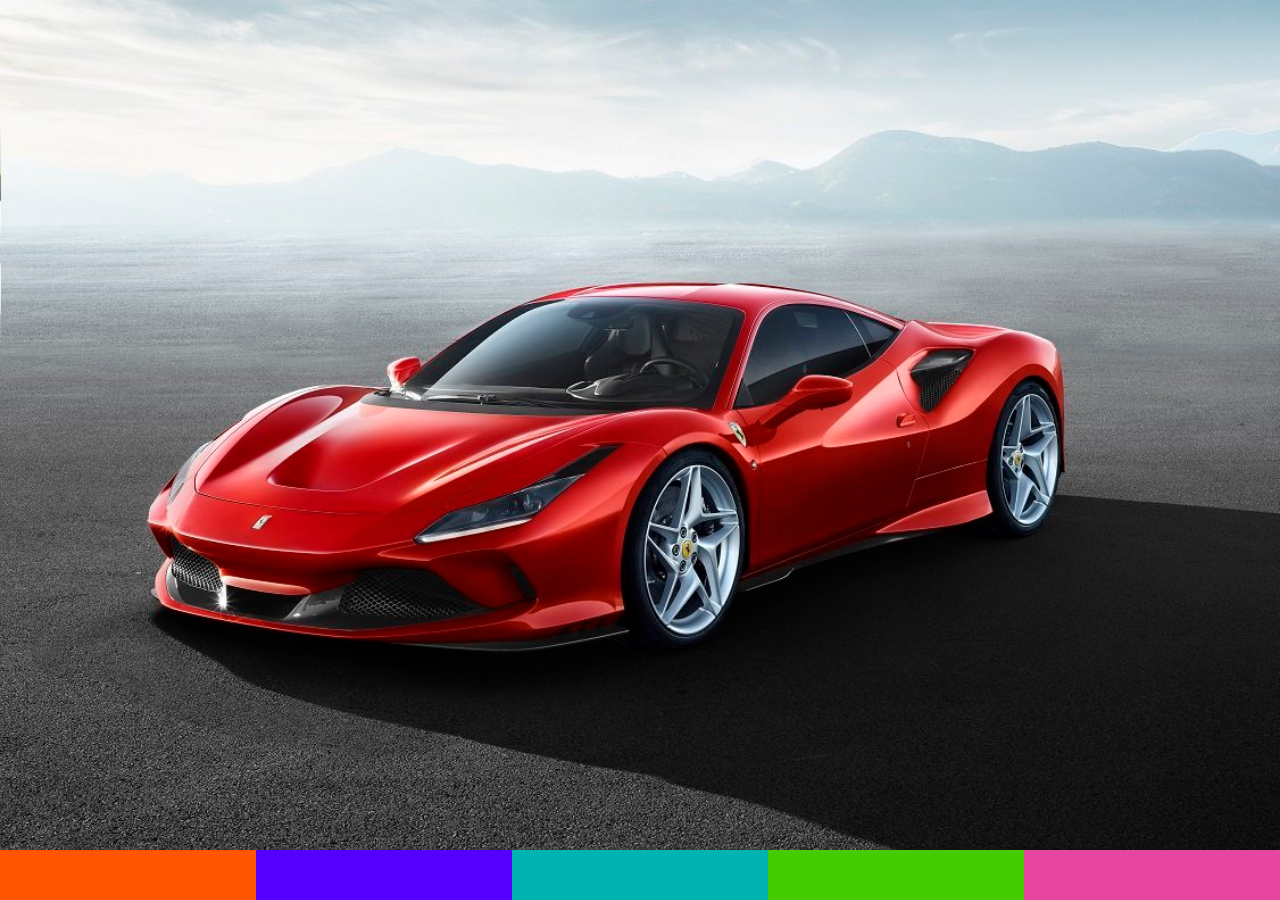
<file: index.html>
<!DOCTYPE html>
<html lang="en">
<head>
     <meta charset="UTF-8">
     <meta http-equiv="X-UA-Compatible" content="IE=edge">
     <meta name="viewport" content="width=device-width, initial-scale=1.0">
     <title>Web automotriz</title>
     <link rel="stylesheet" href="estilos.css">
</head>
<body>
     <section>
          <ul>
               <li></li>
               <li></li>
               <li></li>
               <li></li>
               <li></li>
          </ul>
     </section>
</body>
</html>
</file>
<file: estilos.css>
*{
     margin: 0;
     padding: 0;
     box-sizing: border-box;
}

/** CONTENEDOR  */
section{
     height: calc(100vh - 50px);
     background: url(wallpaper.jpg);
     background-size: cover;
     background-position: center;
}


/** MENU */
ul{
     position: absolute;
     bottom: 0;
     left: 0;
     width: 100%;
     height: 50px;
}

ul li{
     float: left;
     width: 20%;
     height: 100%;
     list-style: none;
     mix-blend-mode: hue;
}

ul:hover li{
     opacity: 0;
}

ul li:hover{
     opacity: 1;
}


/*? COLORES DEL MENU  */
ul li:nth-child(1){
     background: #FF5500;
}

ul li:nth-child(2){
     background: #5500FF;
}

ul li:nth-child(3){
     background: #00B3B3;
}

ul li:nth-child(4){
     background: #44CC00;
}

ul li:nth-child(5){
     background: #E645A0;
}


/*? HOVER DEL MENU  */
ul li:hover:nth-child(1){
     box-shadow: 0 0 0 1500px #FF5500;
}

ul li:hover:nth-child(2){
     box-shadow: 0 0 0 1500px #5500FF;
}

ul li:hover:nth-child(3){
     box-shadow: 0 0 0 1500px #00B3B3;
}

ul li:hover:nth-child(4){
     box-shadow: 0 0 0 1500px #44CC00;
}

ul li:hover:nth-child(5){
     box-shadow: 0 0 0 1500px #E645A0;
}
</file>
<file: docs/estilos.css>
*{
     margin: 0;
     padding: 0;
     box-sizing: border-box;
}

/** CONTENEDOR  */
section{
     height: calc(100vh - 50px);
     background: url(wallpaper.jpg);
     background-size: cover;
     background-position: center;
}


/** MENU */
ul{
     position: absolute;
     bottom: 0;
     left: 0;
     width: 100%;
     height: 50px;
}

ul li{
     float: left;
     width: 20%;
     height: 100%;
     list-style: none;
     mix-blend-mode: hue;
}

ul:hover li{
     opacity: 0;
}

ul li:hover{
     opacity: 1;
}


/*? COLORES DEL MENU  */
ul li:nth-child(1){
     background: #FF5500;
}

ul li:nth-child(2){
     background: #5500FF;
}

ul li:nth-child(3){
     background: #00B3B3;
}

ul li:nth-child(4){
     background: #44CC00;
}

ul li:nth-child(5){
     background: #E645A0;
}


/*? HOVER DEL MENU  */
ul li:hover:nth-child(1){
     box-shadow: 0 0 0 1500px #FF5500;
}

ul li:hover:nth-child(2){
     box-shadow: 0 0 0 1500px #5500FF;
}

ul li:hover:nth-child(3){
     box-shadow: 0 0 0 1500px #00B3B3;
}

ul li:hover:nth-child(4){
     box-shadow: 0 0 0 1500px #44CC00;
}

ul li:hover:nth-child(5){
     box-shadow: 0 0 0 1500px #E645A0;
}
</file>
